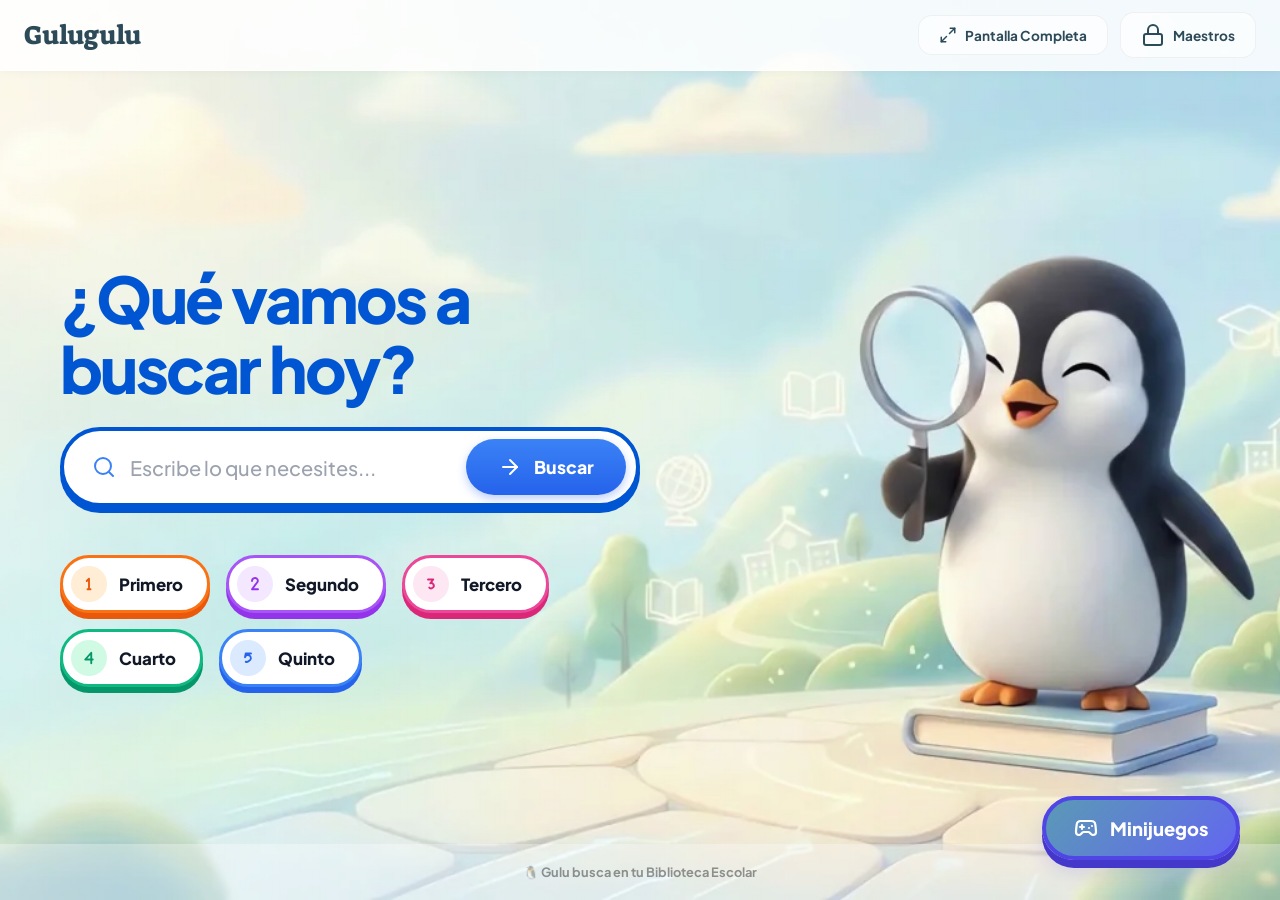
<file: templates/index.html>
<!DOCTYPE html>
<html lang="es">

<head>
    <meta charset="utf-8" />
    <meta name="viewport" content="width=device-width, initial-scale=1.0" />
    <title>Gulugulu</title>
    <link rel="icon" href="/static/images/icono.png" type="image/png">
    <link href="/static/css/fonts/plus-jakarta-sans.css" rel="stylesheet" />
    <link href="/static/css/fonts/suez-one.css" rel="stylesheet" />
    <script src="/static/js/lucide/lucide.js"></script>
    <script src="/static/js/fullscreen.js"></script>
    <style>
        /* ============ BASE ============ */
        *,
        *::before,
        *::after {
            box-sizing: border-box;
            margin: 0;
            padding: 0
        }

        :root {
            --gulu: #5A9AB5;
            --gulu-dark: #2C4A58;
            --gulu-l: #E8F4FA;
            --gulu-accent: #6366f1;
            --text-main: #1b351a;
            --card-glass: rgba(255, 255, 255, 0.65);
            --header-glass: rgba(255, 255, 255, 0.85);
        }

        body {
            font-family: 'Plus Jakarta Sans', sans-serif;
            background: #f8fbff;
            color: var(--text-main);
            overflow-x: hidden;
            min-height: 100vh;
        }
        @media(min-width: 1024px) {
            body.home-page {
                overflow: hidden; /* Avoids right scrollbar when suggestion box appears */
            }
        }

        a {
            text-decoration: none;
            color: inherit
        }

        .lucide {
            display: inline-block;
            vertical-align: middle;
            flex-shrink: 0;
        }



        /* ============ BACKGROUND ============ */
        .bg-container {
            position: fixed;
            inset: 0;
            z-index: -3;
            overflow: hidden;
        }

        .bg-webp {
            width: 100%;
            height: 100%;
            object-fit: cover;
            will-change: transform;
            transform: translateZ(0);
            backface-visibility: hidden;
        }

        .bg-blur-gradient {
            position: fixed;
            inset: 0;
            z-index: -2;
            background: linear-gradient(90deg, rgba(255, 255, 255, 0.4) 0%, rgba(255, 255, 255, 0.1) 40%, transparent 100%);
            pointer-events: none;
        }

        /* ============ HEADER ============ */
        .header {
            position: sticky;
            top: 0;
            z-index: 100;
            padding: 12px 24px;
            background: var(--header-glass);
            border-bottom: 1px solid rgba(255, 255, 255, 0.4);
            box-shadow: 0 2px 8px rgba(0, 0, 0, 0.03);
        }

        .header-inner {
            max-width: 1400px;
            margin: 0 auto;
            display: flex;
            align-items: center;
            justify-content: space-between
        }

        .logo {
            display: inline-flex;
            align-items: center;
            text-decoration: none;
            font-family: 'Suez One', serif;
            font-size: 1.65rem;
            font-weight: 400;
            color: var(--gulu-dark);
            line-height: 1;
            letter-spacing: 0;
            transition: opacity 0.15s ease;
        }

        .logo:hover {
            opacity: 0.9;
        }

        .logo span {
            font-family: 'Suez One', serif;
            font-size: inherit;
            color: inherit;
            letter-spacing: inherit;
        }

        .header-link {
            display: flex;
            align-items: center;
            gap: 8px;
            padding: 10px 20px;
            border-radius: 14px;
            font-size: .85rem;
            font-weight: 700;
            color: var(--gulu-dark);
            border: 1px solid rgba(0, 0, 0, 0.05);
            background: rgba(255, 255, 255, 0.6);
            transition: background 0.15s ease, border-color 0.15s ease;
        }

        .header-link:hover {
            background: #fff;
            border-color: var(--gulu);
        }

        /* ============ HERO SECTION ============ */
        .hero {
            position: relative;
            z-index: 1;
            display: grid;
            grid-template-columns: 1fr 1fr;
            min-height: calc(100vh - 72px);
            max-width: 1400px;
            margin: 0 auto;
            padding: 40px 60px
        }

        .hero-content {
            display: flex;
            flex-direction: column;
            justify-content: center;
            align-items: flex-start;
            text-align: left;
            gap: 24px;
        }

        .badge {
            display: inline-flex;
            align-items: center;
            gap: 12px;
            padding: 10px 22px;
            border-radius: 999px;
            font-size: .95rem;
            font-weight: 800;
            color: #111827;
            background: #fff;
            border: none;
            box-shadow: 0 4px 12px rgba(0, 0, 0, 0.06);
            margin-bottom: 30px;
        }

        .badge .dot {
            width: 12px;
            height: 12px;
            border-radius: 50%;
            background: #3B82F6;
            box-shadow: 0 0 8px #3B82F6;
        }

        /* Split text title */
        .hero-title {
            color: #0056D2;
            font-size: clamp(2.8rem, 5vw, 4.2rem);
            font-weight: 800;
            line-height: 1.1;
            letter-spacing: -0.04em;
        }

        /* ============ SEARCH BAR ============ */
        .search-wrapper {
            position: relative;
            width: 100%;
            max-width: 650px;
            z-index: 10;
        }

        .search-bar {
            display: flex;
            align-items: center;
            height: 80px;
            padding: 8px 10px 8px 28px;
            border-radius: 50px;
            background: #fff;
            border: 4px solid #0056D2;
            box-shadow: 0 6px 0 #0056D2;
            transition: transform 0.1s ease, box-shadow 0.1s ease;
            margin-bottom: 24px;
        }

        .search-bar:focus-within {
            transform: translateY(2px);
            box-shadow: 0 4px 0 #0056D2;
        }

        .search-bar .icon {
            color: #3B82F6;
            margin-right: 14px;
            display: inline-flex;
            align-items: center;
            justify-content: center;
        }

        .search-bar input {
            flex: 1;
            background: transparent;
            border: none;
            outline: none;
            color: var(--text-main);
            font-size: 1.25rem;
            font-weight: 500;
            font-family: inherit
        }

        .search-bar input::placeholder {
            color: #9CA3AF;
            font-weight: 500;
        }

        .search-btn {
            display: flex;
            align-items: center;
            justify-content: center;
            gap: 12px;
            height: 56px;
            padding: 0 32px;
            border-radius: 40px;
            border: none;
            cursor: pointer;
            font-family: inherit;
            font-weight: 800;
            font-size: 1.1rem;
            color: #fff;
            background: linear-gradient(180deg, #3B82F6 0%, #2563EB 100%);
            box-shadow: 0 4px 10px rgba(37, 99, 235, 0.3);
            transition: transform 0.1s ease;
        }

        .search-btn:hover {
            transform: scale(1.02);
        }

        .search-btn:active {
            transform: scale(.96)
        }

        /* Autocomplete */
        .autocomplete {
            position: absolute;
            top: calc(100% + 4px);
            left: 0;
            right: 0;
            background: #ffffff;
            border: 2px solid #0056D2;
            border-radius: 12px;
            box-shadow: 0 10px 25px rgba(0, 0, 0, 0.1);
            overflow: hidden;
            display: none;
            z-index: 1000;
            padding: 4px;
        }

        .autocomplete.show {
            display: block;
        }

        .ac-item {
            display: flex;
            align-items: center;
            gap: 12px;
            padding: 10px 16px;
            cursor: pointer;
            border-radius: 8px;
            margin-bottom: 2px;
            background: #ffffff;
            transition: background 0.1s;
        }
        
        .ac-item:last-child {
            margin-bottom: 0;
        }

        .ac-item:hover {
            background: #f0f7ff;
        }

        .ac-item .ac-icon {
            display: flex;
            align-items: center;
            justify-content: center;
            width: 32px;
            height: 32px;
            border-radius: 8px;
            background: #eff6ff;
            color: #0056D2;
        }

        .ac-item .ac-text {
            font-size: 1rem;
            font-weight: 600;
            color: #111827;
            white-space: nowrap;
            overflow: hidden;
            text-overflow: ellipsis;
            flex: 1;
        }

        /* ============ CATEGORIES ============ */
        .categories {
            display: flex;
            flex-wrap: wrap;
            gap: 16px;
            justify-content: flex-start;
            max-width: 700px;
            padding-bottom: 20px;
        }

        .cat-pill {
            display: flex;
            align-items: center;
            gap: 12px;
            padding: 8px 24px 8px 8px;
            border-radius: 40px;
            font-size: 1.05rem;
            font-weight: 800;
            color: #111827;
            background: #ffffff;
            border: 3px solid transparent;
            cursor: pointer;
            transition: transform 0.1s ease;
            position: relative;
        }

        .cat-pill:hover {
            transform: translateY(-3px);
        }

        .cat-pill:active {
            transform: translateY(2px) scale(0.98) !important;
        }

        .cat-pill .pill-icon {
            width: 36px;
            height: 36px;
            border-radius: 50%;
            display: flex;
            align-items: center;
            justify-content: center;
            font-size: 20px;
        }

        /* Primero */
        .cat-pill[data-cat="primero"] {
            border-color: #F97316;
            box-shadow: 0 6px 0 #EA580C;
        }

        .cat-pill[data-cat="primero"] .pill-icon {
            background: #FFEDD5;
            color: #EA580C;
        }

        /* Segundo */
        .cat-pill[data-cat="segundo"] {
            border-color: #A855F7;
            box-shadow: 0 6px 0 #9333EA;
        }

        .cat-pill[data-cat="segundo"] .pill-icon {
            background: #F3E8FF;
            color: #9333EA;
        }

        /* Tercero */
        .cat-pill[data-cat="tercero"] {
            border-color: #EC4899;
            box-shadow: 0 6px 0 #DB2777;
        }

        .cat-pill[data-cat="tercero"] .pill-icon {
            background: #FCE7F3;
            color: #DB2777;
        }

        /* Cuarto */
        .cat-pill[data-cat="cuarto"] {
            border-color: #10B981;
            box-shadow: 0 6px 0 #059669;
        }

        .cat-pill[data-cat="cuarto"] .pill-icon {
            background: #D1FAE5;
            color: #059669;
        }

        /* Quinto */
        .cat-pill[data-cat="quinto"] {
            border-color: #3B82F6;
            box-shadow: 0 6px 0 #2563EB;
        }

        .cat-pill[data-cat="quinto"] .pill-icon {
            background: #DBEAFE;
            color: #2563EB;
        }

        /* ============ FOOTER ============ */
        .footer {
            position: fixed;
            bottom: 0;
            width: 100%;
            z-index: 10;
            text-align: center;
            padding: 20px;
            color: rgba(0, 0, 0, 0.4);
            font-size: .8rem;
            font-weight: 700;
            background: rgba(255, 255, 255, 0.3);
        }

        /* ============ RESPONSIVE ============ */
        @media(max-width:1024px) {
            .hero {
                grid-template-columns: 1fr;
                padding: 40px 24px;
                text-align: center;
                min-height: auto;
                padding-bottom: 100px;
            }
            .hero-content {
                align-items: center;
                text-align: center;
            }
            .bg-blur-gradient {
                background: rgba(255, 255, 255, 0.6);
            }
            .categories {
                justify-content: center;
            }
            .hero-title .word {
                margin: 0 8px;
            }
        }

        @media(max-width: 768px) {
            .header-inner {
                flex-direction: column;
                gap: 12px;
            }
            .hero-title {
                font-size: 2.2rem;
            }
            .search-bar {
                height: 60px;
                padding: 6px 6px 6px 16px;
                border-width: 3px;
                box-shadow: 0 4px 0 #0056D2;
            }
            .search-bar .icon {
                font-size: 24px;
                margin-right: 8px;
            }
            .search-bar input {
                font-size: 1rem;
            }
            .search-btn {
                height: 44px;
                padding: 0 16px;
                font-size: 0.95rem;
            }
            .cat-pill {
                padding: 6px 16px 6px 6px;
                font-size: 0.9rem;
            }
            .cat-pill .pill-icon {
                width: 28px;
                height: 28px;
                font-size: 16px;
            }
            .footer {
                font-size: 0.75rem;
                padding: 10px;
            }
            .hide-mobile {
                display: none;
            }
        }

        /* ============ MINIGAMES BUTTON ============ */
        .minigames-floating {
            position: fixed;
            bottom: 40px;
            right: 40px;
            z-index: 100;
        }

        .minigames-btn {
            display: flex;
            align-items: center;
            justify-content: center;
            gap: 12px;
            padding: 16px 28px;
            border-radius: 50px;
            background: linear-gradient(135deg, var(--gulu) 0%, var(--gulu-accent) 100%);
            color: white;
            font-family: inherit;
            font-weight: 800;
            font-size: 1.15rem;
            text-decoration: none;
            border: 4px solid #4F46E5;
            box-shadow: 0 8px 0 #4338CA, 0 12px 20px rgba(99, 102, 241, 0.2);
            transition: transform 0.1s ease;
            cursor: pointer;
            white-space: nowrap;
        }

        .minigames-btn .lucide {
            stroke-width: 2.2;
        }

        .minigames-btn:hover {
            transform: translateY(-3px);
        }

        .minigames-btn:active {
            transform: translateY(4px) scale(0.98);
            box-shadow: 0 4px 0 #4338CA, 0 5px 10px rgba(99, 102, 241, 0.15);
        }

        @media (max-width: 768px) {
            .minigames-floating {
                bottom: 24px;
                right: 24px;
            }
            .minigames-btn {
                padding: 12px 20px;
                font-size: 1rem;
            }
        }
    </style>
</head>

<body>



    <!-- Animated background -->
    <div class="bg-container" style="background: #f0f4f8;"><img src="/static/videos/fondo.webp" alt="" class="bg-webp" aria-hidden="true" loading="eager" /></div>

    <!-- Blur/Contrast overlay to ensure readability -->
    <div class="bg-blur-gradient"></div>

    <!-- Header -->
    <header class="header">
        <div class="header-inner">
            <a href="/" class="logo">
                <span>Gulugulu</span>
            </a>
            <div style="display: flex; gap: 12px; align-items: center;">
                <button onclick="toggleFullScreen()" class="header-link" style="cursor: pointer; font-family: inherit;">
                    <span id="fullscreenIcon" data-lucide="maximize-2" data-size="18" data-stroke-width="2"></span>
                    <span id="fullscreenText" class="hide-mobile">Pantalla Completa</span>
                </button>
                <a href="/admin" class="header-link">
                    <span data-lucide="lock" data-size="16" data-stroke-width="2"></span>
                    Maestros
                </a>
            </div>
        </div>
    </header>

    <!-- Hero -->
    <main class="hero">
        <div class="hero-content">



            <!-- Split Text Title -->
            <h1 class="hero-title" id="heroTitle">
                ¿Qué vamos a buscar hoy?
            </h1>

            <!-- Search -->
            <form action="/results" method="GET" class="search-wrapper" id="searchWrapper">
                <div class="search-bar" id="searchBar">
                    <span class="icon" data-lucide="search" data-size="28" data-stroke-width="2"></span>
                    <input type="text" name="q" id="searchInput" placeholder="Escribe lo que necesites..."
                        autocomplete="off" />
                    <button type="submit" class="search-btn" id="searchBtn">
                        <span data-lucide="arrow-right" data-size="18" data-stroke-width="2"></span>
                        Buscar
                    </button>
                </div>
                <div class="autocomplete" id="acDropdown"></div>
            </form>

            <!-- Categories -->
            <div class="categories" id="cats">
                <a href="/results?grade=Primero" class="cat-pill" data-cat="primero">
                    <div class="pill-icon"><span data-lucide="1" data-size="18" data-stroke-width="2.5">1</span></div>
                    Primero
                </a>
                <a href="/results?grade=Segundo" class="cat-pill" data-cat="segundo">
                    <div class="pill-icon"><span data-lucide="2" data-size="18" data-stroke-width="2.5">2</span></div>
                    Segundo
                </a>
                <a href="/results?grade=Tercero" class="cat-pill" data-cat="tercero">
                    <div class="pill-icon"><span data-lucide="3" data-size="18" data-stroke-width="2.5">3</span></div>
                    Tercero
                </a>
                <a href="/results?grade=Cuarto" class="cat-pill" data-cat="cuarto">
                    <div class="pill-icon"><span data-lucide="4" data-size="18" data-stroke-width="2.5">4</span></div>
                    Cuarto
                </a>
                <a href="/results?grade=Quinto" class="cat-pill" data-cat="quinto">
                    <div class="pill-icon"><span data-lucide="5" data-size="18" data-stroke-width="2.5">5</span></div>
                    Quinto
                </a>
            </div>
        </div>
        <!-- Empty Right Side to show video mascot -->
        <div class="hero-mascot-space"></div>
    </main>

    <!-- Minigames floating button -->
    <div class="minigames-floating">
        <a href="/minijuegos" class="minigames-btn">
            <span data-lucide="gamepad-2" data-size="24" data-stroke-width="2"></span>
            Minijuegos
        </a>
    </div>

    <div class="footer">🐧 Gulu busca en tu Biblioteca Escolar</div>

    <script>
        (function() {
            const searchInput = document.getElementById('searchInput');
            const searchForm = document.getElementById('searchWrapper');
            const acDropdown = document.getElementById('acDropdown');

            if (!searchInput || !acDropdown) return;

            let debounce;
            window.pickSuggestion = (name) => {
                const targetInput = document.getElementById('searchInput');
                const targetDropdown = document.getElementById('acDropdown');
                if (targetInput) {
                    targetInput.value = name.substring(0, name.lastIndexOf('.')) || name;
                }
                if (targetDropdown) {
                    targetDropdown.classList.remove('show');
                }
                const queryVal = targetInput ? targetInput.value : name;
                const searchUrl = `/results?q=${encodeURIComponent(queryVal)}`;
                if (typeof navigateSpa === 'function') {
                    navigateSpa(searchUrl);
                } else {
                    window.location.href = searchUrl;
                }
            };

            searchInput.addEventListener('input', (e) => {
                clearTimeout(debounce);
                const q = e.target.value.trim();
                if (q.length < 2) { acDropdown.classList.remove('show'); acDropdown.innerHTML = ''; return; }

                debounce = setTimeout(async () => {
                    try {
                        const r = await fetch(`/autocomplete?q=${encodeURIComponent(q)}`);
                        const items = await r.json();
                        if (!items.length) { acDropdown.classList.remove('show'); return; }
                        acDropdown.innerHTML = items.slice(0, 3).map(s =>
                            `<div class="ac-item" onclick="pickSuggestion('${s.replace(/'/g, "\\'")}')">
                                <div class="ac-icon"><span data-lucide="search" data-size="20" data-stroke-width="2"></span></div>
                                <span class="ac-text">${s}</span>
                            </div>`
                        ).join('');
                        if (window.lucide && typeof window.lucide.createIcons === 'function') {
                            window.lucide.createIcons(acDropdown);
                        }
                        acDropdown.classList.add('show');
                    } catch (e) { acDropdown.classList.remove('show'); }
                }, 100);
            });

            if (!window._guluDocumentClickListenerAdded) {
                document.addEventListener('click', e => {
                    const activeDropdown = document.getElementById('acDropdown');
                    if (activeDropdown && !e.target.closest('.search-wrapper')) {
                        activeDropdown.classList.remove('show');
                    }
                });
                window._guluDocumentClickListenerAdded = true;
            }

            if (searchForm) {
                searchForm.addEventListener('submit', function (e) {
                    if (!searchInput.value.trim()) { e.preventDefault(); }
                });
            }
        })();
    </script>
</body>
</html>
</file>
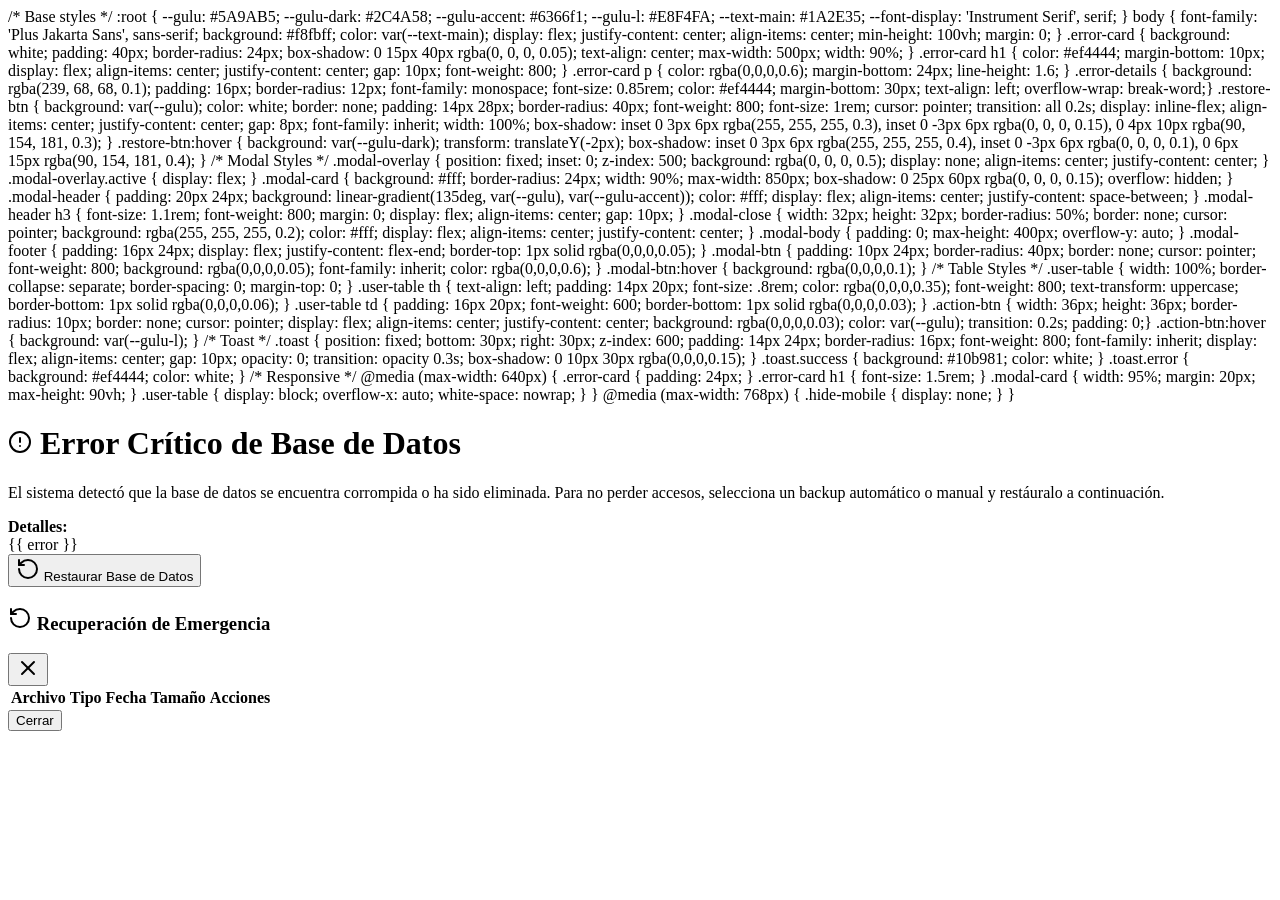
<file: templates/db_error.html>
<!DOCTYPE html>
<html lang="es">
<head>
    <meta charset="utf-8" />
    <meta name="viewport" content="width=device-width, initial-scale=1.0" />
    <title>Error de Base de Datos - Gulugulu</title>
    <link rel="icon" href="/static/images/icono.png" type="image/png">
    <link href="/static/css/fonts/plus-jakarta-sans.css" rel="stylesheet" />
    <link href="/static/css/fonts/suez-one.css" rel="stylesheet" />
    <script src="/static/js/lucide/lucide.js"></script>
    <script src="/static/js/fullscreen.js"></script>
        /* Base styles */
        :root {
            --gulu: #5A9AB5;
            --gulu-dark: #2C4A58;
            --gulu-accent: #6366f1;
            --gulu-l: #E8F4FA;
            --text-main: #1A2E35;
            --font-display: 'Instrument Serif', serif;
        }
        body { font-family: 'Plus Jakarta Sans', sans-serif; background: #f8fbff; color: var(--text-main); display: flex; justify-content: center; align-items: center; min-height: 100vh; margin: 0; }
        .error-card { background: white; padding: 40px; border-radius: 24px; box-shadow: 0 15px 40px rgba(0, 0, 0, 0.05); text-align: center; max-width: 500px; width: 90%; }
        .error-card h1 { color: #ef4444; margin-bottom: 10px; display: flex; align-items: center; justify-content: center; gap: 10px; font-weight: 800; }
        .error-card p { color: rgba(0,0,0,0.6); margin-bottom: 24px; line-height: 1.6; }
        .error-details { background: rgba(239, 68, 68, 0.1); padding: 16px; border-radius: 12px; font-family: monospace; font-size: 0.85rem; color: #ef4444; margin-bottom: 30px; text-align: left; overflow-wrap: break-word;}
        
        .restore-btn { background: var(--gulu); color: white; border: none; padding: 14px 28px; border-radius: 40px; font-weight: 800; font-size: 1rem; cursor: pointer; transition: all 0.2s; display: inline-flex; align-items: center; justify-content: center; gap: 8px; font-family: inherit; width: 100%; box-shadow: inset 0 3px 6px rgba(255, 255, 255, 0.3), inset 0 -3px 6px rgba(0, 0, 0, 0.15), 0 4px 10px rgba(90, 154, 181, 0.3); }
        .restore-btn:hover { background: var(--gulu-dark); transform: translateY(-2px); box-shadow: inset 0 3px 6px rgba(255, 255, 255, 0.4), inset 0 -3px 6px rgba(0, 0, 0, 0.1), 0 6px 15px rgba(90, 154, 181, 0.4); }
        
        /* Modal Styles */
        .modal-overlay { position: fixed; inset: 0; z-index: 500; background: rgba(0, 0, 0, 0.5); display: none; align-items: center; justify-content: center; }
        .modal-overlay.active { display: flex; }
        .modal-card { background: #fff; border-radius: 24px; width: 90%; max-width: 850px; box-shadow: 0 25px 60px rgba(0, 0, 0, 0.15); overflow: hidden; }
        .modal-header { padding: 20px 24px; background: linear-gradient(135deg, var(--gulu), var(--gulu-accent)); color: #fff; display: flex; align-items: center; justify-content: space-between; }
        .modal-header h3 { font-size: 1.1rem; font-weight: 800; margin: 0; display: flex; align-items: center; gap: 10px; }
        .modal-close { width: 32px; height: 32px; border-radius: 50%; border: none; cursor: pointer; background: rgba(255, 255, 255, 0.2); color: #fff; display: flex; align-items: center; justify-content: center; }
        .modal-body { padding: 0; max-height: 400px; overflow-y: auto; }
        .modal-footer { padding: 16px 24px; display: flex; justify-content: flex-end; border-top: 1px solid rgba(0,0,0,0.05); }
        .modal-btn { padding: 10px 24px; border-radius: 40px; border: none; cursor: pointer; font-weight: 800; background: rgba(0,0,0,0.05); font-family: inherit; color: rgba(0,0,0,0.6); }
        .modal-btn:hover { background: rgba(0,0,0,0.1); }
        
        /* Table Styles */
        .user-table { width: 100%; border-collapse: separate; border-spacing: 0; margin-top: 0; }
        .user-table th { text-align: left; padding: 14px 20px; font-size: .8rem; color: rgba(0,0,0,0.35); font-weight: 800; text-transform: uppercase; border-bottom: 1px solid rgba(0,0,0,0.06); }
        .user-table td { padding: 16px 20px; font-weight: 600; border-bottom: 1px solid rgba(0,0,0,0.03); }
        .action-btn { width: 36px; height: 36px; border-radius: 10px; border: none; cursor: pointer; display: flex; align-items: center; justify-content: center; background: rgba(0,0,0,0.03); color: var(--gulu); transition: 0.2s; padding: 0;}
        .action-btn:hover { background: var(--gulu-l); }
        
        /* Toast */
        .toast { position: fixed; bottom: 30px; right: 30px; z-index: 600; padding: 14px 24px; border-radius: 16px; font-weight: 800; font-family: inherit; display: flex; align-items: center; gap: 10px; opacity: 0; transition: opacity 0.3s; box-shadow: 0 10px 30px rgba(0,0,0,0.15); }
        .toast.success { background: #10b981; color: white; }
        .toast.error { background: #ef4444; color: white; }

        /* Responsive */
        @media (max-width: 640px) {
            .error-card { padding: 24px; }
            .error-card h1 { font-size: 1.5rem; }
            .modal-card { width: 95%; margin: 20px; max-height: 90vh; }
            .user-table { display: block; overflow-x: auto; white-space: nowrap; }
        }
    
        @media (max-width: 768px) {
            .hide-mobile {
                display: none;
            }
        }
</style>
    <script src="/static/js/fullscreen.js"></script>
</head>
<body>

    <div class="error-card">
        <h1><span data-lucide="alert-circle" data-size="32" data-stroke-width="2"></span> Error Crítico de Base de Datos</h1>
        <p>El sistema detectó que la base de datos se encuentra corrompida o ha sido eliminada. Para no perder accesos, selecciona un backup automático o manual y restáuralo a continuación.</p>
        <div class="error-details">
            <b>Detalles:</b><br>{{ error }}
        </div>
        <button class="restore-btn" onclick="openBackupModal()">
            <span data-lucide="rotate-ccw" data-size="20" data-stroke-width="2"></span>
            Restaurar Base de Datos
        </button>
    </div>

    <!-- Backup Modal -->
    <div class="modal-overlay" id="backupModal">
        <div class="modal-card">
            <div class="modal-header">
                <h3><span data-lucide="rotate-ccw" data-size="20" data-stroke-width="2"></span> Recuperación de Emergencia</h3>
                <button class="modal-close" onclick="closeBackupModal()">
                    <span data-lucide="x" data-size="18" data-stroke-width="2"></span>
                </button>
            </div>
            <div class="modal-body">
                <table class="user-table">
                    <thead>
                        <tr>
                            <th>Archivo</th>
                            <th>Tipo</th>
                            <th>Fecha</th>
                            <th>Tamaño</th>
                            <th style="text-align: right;">Acciones</th>
                        </tr>
                    </thead>
                    <tbody id="backupList">
                    </tbody>
                </table>
            </div>
            <div class="modal-footer">
                <button class="modal-btn" onclick="closeBackupModal()">Cerrar</button>
            </div>
        </div>
    </div>

    <script>
        function showToast(message, type = 'success') {
            const toast = document.createElement('div');
            toast.className = `toast ${type}`;
            toast.style.opacity = '1';
            const iconSvg = window.lucide ? window.lucide.createIcon(type === 'success' ? 'check-circle-2' : 'alert-circle', {size: 18, strokeWidth: 2}) : '';
            toast.innerHTML = `${iconSvg} ${message}`;
            document.body.appendChild(toast);
            setTimeout(() => { toast.style.opacity = '0'; setTimeout(() => toast.remove(), 300); }, 3000);
        }

        async function openBackupModal() {
            document.getElementById('backupModal').classList.add('active');
            const tbody = document.getElementById('backupList');
            tbody.innerHTML = '<tr><td colspan="4" style="text-align: center;">Cargando backups...</td></tr>';
            try {
                const r = await fetch('/admin/backup/list');
                const d = await r.json();
                if (d.success) {
                    tbody.innerHTML = '';
                    if (d.backups.length === 0) {
                        tbody.innerHTML = '<tr><td colspan="4" style="text-align: center;">No hay backups disponibles en la carpeta de seguridad</td></tr>';
                        return;
                    }
                    d.backups.forEach(b => {
                        const tr = document.createElement('tr');
                        tr.innerHTML = `
                            <td>${b.filename}</td>
                            <td><span style="display: inline-flex; align-items: center; gap: 6px; padding: 4px 12px; border-radius: 20px; background:${b.type === 'Base de Datos' ? 'rgba(99, 102, 241, 0.1)' : 'rgba(16, 185, 129, 0.1)'}; color:${b.type === 'Base de Datos' ? 'var(--gulu-accent)' : '#10b981'}; font-size: .8rem; font-weight: 800;">${b.type}</span></td>
                            <td>${b.date}</td>
                            <td>${b.size}</td>
                            <td style="text-align: right; display: flex; justify-content: flex-end;">
                                <button class="action-btn" onclick="restoreBackup('${b.filename}')" title="Restaurar este backup">
                                    <span data-lucide="rotate-ccw" data-size="16"></span>
                                </button>
                            </td>
                        `;
                        tbody.appendChild(tr);
                    });
                    if (window.lucide) window.lucide.createIcons(tbody);
                } else {
                    tbody.innerHTML = `<tr><td colspan="4" style="text-align: center; color: red;">Error: ${d.error}</td></tr>`;
                }
            } catch (e) {
                tbody.innerHTML = '<tr><td colspan="4" style="text-align: center; color: red;">Error de red al obtener backups</td></tr>';
            }
        }

        function closeBackupModal() {
            document.getElementById('backupModal').classList.remove('active');
        }

        async function restoreBackup(filename) {
            if (!confirm(`¿Estás seguro de restaurar el backup de emergencia "${filename}"? Todo regresará al estado de este archivo.`)) return;
            try {
                showToast('Restaurando base de datos...', 'success');
                const fd = new FormData();
                fd.append('filename', filename);
                const r = await fetch('/admin/backup/restore', { method: 'POST', body: fd });
                const d = await r.json();
                if (d.success) {
                    showToast('Base de datos restaurada correctamente. Redirigiendo...', 'success');
                    setTimeout(() => window.location.href = '/', 1500);
                } else {
                    showToast(d.error || 'Error al restaurar', 'error');
                }
            } catch (e) {
                showToast('Error de red', 'error');
            }
        }
    </script>
</body>
</html>
</file>
<file: static/css/fonts/plus-jakarta-sans.css>
/* cyrillic-ext */
@font-face {
  font-family: 'Plus Jakarta Sans';
  font-style: normal;
  font-weight: 400;
  font-display: swap;
  src: url(plus-jakarta-sans-cyrillic-ext.woff2) format('woff2');
  unicode-range: U+0460-052F, U+1C80-1C8A, U+20B4, U+2DE0-2DFF, U+A640-A69F, U+FE2E-FE2F;
}
/* vietnamese */
@font-face {
  font-family: 'Plus Jakarta Sans';
  font-style: normal;
  font-weight: 400;
  font-display: swap;
  src: url(plus-jakarta-sans-vietnamese.woff2) format('woff2');
  unicode-range: U+0102-0103, U+0110-0111, U+0128-0129, U+0168-0169, U+01A0-01A1, U+01AF-01B0, U+0300-0301, U+0303-0304, U+0308-0309, U+0323, U+0329, U+1EA0-1EF9, U+20AB;
}
/* latin-ext */
@font-face {
  font-family: 'Plus Jakarta Sans';
  font-style: normal;
  font-weight: 400;
  font-display: swap;
  src: url(plus-jakarta-sans-latin-ext.woff2) format('woff2');
  unicode-range: U+0100-02BA, U+02BD-02C5, U+02C7-02CC, U+02CE-02D7, U+02DD-02FF, U+0304, U+0308, U+0329, U+1D00-1DBF, U+1E00-1E9F, U+1EF2-1EFF, U+2020, U+20A0-20AB, U+20AD-20C0, U+2113, U+2C60-2C7F, U+A720-A7FF;
}
/* latin */
@font-face {
  font-family: 'Plus Jakarta Sans';
  font-style: normal;
  font-weight: 400;
  font-display: swap;
  src: url(plus-jakarta-sans-latin.woff2) format('woff2');
  unicode-range: U+0000-00FF, U+0131, U+0152-0153, U+02BB-02BC, U+02C6, U+02DA, U+02DC, U+0304, U+0308, U+0329, U+2000-206F, U+20AC, U+2122, U+2191, U+2193, U+2212, U+2215, U+FEFF, U+FFFD;
}
/* cyrillic-ext */
@font-face {
  font-family: 'Plus Jakarta Sans';
  font-style: normal;
  font-weight: 500;
  font-display: swap;
  src: url(plus-jakarta-sans-cyrillic-ext.woff2) format('woff2');
  unicode-range: U+0460-052F, U+1C80-1C8A, U+20B4, U+2DE0-2DFF, U+A640-A69F, U+FE2E-FE2F;
}
/* vietnamese */
@font-face {
  font-family: 'Plus Jakarta Sans';
  font-style: normal;
  font-weight: 500;
  font-display: swap;
  src: url(plus-jakarta-sans-vietnamese.woff2) format('woff2');
  unicode-range: U+0102-0103, U+0110-0111, U+0128-0129, U+0168-0169, U+01A0-01A1, U+01AF-01B0, U+0300-0301, U+0303-0304, U+0308-0309, U+0323, U+0329, U+1EA0-1EF9, U+20AB;
}
/* latin-ext */
@font-face {
  font-family: 'Plus Jakarta Sans';
  font-style: normal;
  font-weight: 500;
  font-display: swap;
  src: url(plus-jakarta-sans-latin-ext.woff2) format('woff2');
  unicode-range: U+0100-02BA, U+02BD-02C5, U+02C7-02CC, U+02CE-02D7, U+02DD-02FF, U+0304, U+0308, U+0329, U+1D00-1DBF, U+1E00-1E9F, U+1EF2-1EFF, U+2020, U+20A0-20AB, U+20AD-20C0, U+2113, U+2C60-2C7F, U+A720-A7FF;
}
/* latin */
@font-face {
  font-family: 'Plus Jakarta Sans';
  font-style: normal;
  font-weight: 500;
  font-display: swap;
  src: url(plus-jakarta-sans-latin.woff2) format('woff2');
  unicode-range: U+0000-00FF, U+0131, U+0152-0153, U+02BB-02BC, U+02C6, U+02DA, U+02DC, U+0304, U+0308, U+0329, U+2000-206F, U+20AC, U+2122, U+2191, U+2193, U+2212, U+2215, U+FEFF, U+FFFD;
}
/* cyrillic-ext */
@font-face {
  font-family: 'Plus Jakarta Sans';
  font-style: normal;
  font-weight: 600;
  font-display: swap;
  src: url(plus-jakarta-sans-cyrillic-ext.woff2) format('woff2');
  unicode-range: U+0460-052F, U+1C80-1C8A, U+20B4, U+2DE0-2DFF, U+A640-A69F, U+FE2E-FE2F;
}
/* vietnamese */
@font-face {
  font-family: 'Plus Jakarta Sans';
  font-style: normal;
  font-weight: 600;
  font-display: swap;
  src: url(plus-jakarta-sans-vietnamese.woff2) format('woff2');
  unicode-range: U+0102-0103, U+0110-0111, U+0128-0129, U+0168-0169, U+01A0-01A1, U+01AF-01B0, U+0300-0301, U+0303-0304, U+0308-0309, U+0323, U+0329, U+1EA0-1EF9, U+20AB;
}
/* latin-ext */
@font-face {
  font-family: 'Plus Jakarta Sans';
  font-style: normal;
  font-weight: 600;
  font-display: swap;
  src: url(plus-jakarta-sans-latin-ext.woff2) format('woff2');
  unicode-range: U+0100-02BA, U+02BD-02C5, U+02C7-02CC, U+02CE-02D7, U+02DD-02FF, U+0304, U+0308, U+0329, U+1D00-1DBF, U+1E00-1E9F, U+1EF2-1EFF, U+2020, U+20A0-20AB, U+20AD-20C0, U+2113, U+2C60-2C7F, U+A720-A7FF;
}
/* latin */
@font-face {
  font-family: 'Plus Jakarta Sans';
  font-style: normal;
  font-weight: 600;
  font-display: swap;
  src: url(plus-jakarta-sans-latin.woff2) format('woff2');
  unicode-range: U+0000-00FF, U+0131, U+0152-0153, U+02BB-02BC, U+02C6, U+02DA, U+02DC, U+0304, U+0308, U+0329, U+2000-206F, U+20AC, U+2122, U+2191, U+2193, U+2212, U+2215, U+FEFF, U+FFFD;
}
/* cyrillic-ext */
@font-face {
  font-family: 'Plus Jakarta Sans';
  font-style: normal;
  font-weight: 700;
  font-display: swap;
  src: url(plus-jakarta-sans-cyrillic-ext.woff2) format('woff2');
  unicode-range: U+0460-052F, U+1C80-1C8A, U+20B4, U+2DE0-2DFF, U+A640-A69F, U+FE2E-FE2F;
}
/* vietnamese */
@font-face {
  font-family: 'Plus Jakarta Sans';
  font-style: normal;
  font-weight: 700;
  font-display: swap;
  src: url(plus-jakarta-sans-vietnamese.woff2) format('woff2');
  unicode-range: U+0102-0103, U+0110-0111, U+0128-0129, U+0168-0169, U+01A0-01A1, U+01AF-01B0, U+0300-0301, U+0303-0304, U+0308-0309, U+0323, U+0329, U+1EA0-1EF9, U+20AB;
}
/* latin-ext */
@font-face {
  font-family: 'Plus Jakarta Sans';
  font-style: normal;
  font-weight: 700;
  font-display: swap;
  src: url(plus-jakarta-sans-latin-ext.woff2) format('woff2');
  unicode-range: U+0100-02BA, U+02BD-02C5, U+02C7-02CC, U+02CE-02D7, U+02DD-02FF, U+0304, U+0308, U+0329, U+1D00-1DBF, U+1E00-1E9F, U+1EF2-1EFF, U+2020, U+20A0-20AB, U+20AD-20C0, U+2113, U+2C60-2C7F, U+A720-A7FF;
}
/* latin */
@font-face {
  font-family: 'Plus Jakarta Sans';
  font-style: normal;
  font-weight: 700;
  font-display: swap;
  src: url(plus-jakarta-sans-latin.woff2) format('woff2');
  unicode-range: U+0000-00FF, U+0131, U+0152-0153, U+02BB-02BC, U+02C6, U+02DA, U+02DC, U+0304, U+0308, U+0329, U+2000-206F, U+20AC, U+2122, U+2191, U+2193, U+2212, U+2215, U+FEFF, U+FFFD;
}
/* cyrillic-ext */
@font-face {
  font-family: 'Plus Jakarta Sans';
  font-style: normal;
  font-weight: 800;
  font-display: swap;
  src: url(plus-jakarta-sans-cyrillic-ext.woff2) format('woff2');
  unicode-range: U+0460-052F, U+1C80-1C8A, U+20B4, U+2DE0-2DFF, U+A640-A69F, U+FE2E-FE2F;
}
/* vietnamese */
@font-face {
  font-family: 'Plus Jakarta Sans';
  font-style: normal;
  font-weight: 800;
  font-display: swap;
  src: url(plus-jakarta-sans-vietnamese.woff2) format('woff2');
  unicode-range: U+0102-0103, U+0110-0111, U+0128-0129, U+0168-0169, U+01A0-01A1, U+01AF-01B0, U+0300-0301, U+0303-0304, U+0308-0309, U+0323, U+0329, U+1EA0-1EF9, U+20AB;
}
/* latin-ext */
@font-face {
  font-family: 'Plus Jakarta Sans';
  font-style: normal;
  font-weight: 800;
  font-display: swap;
  src: url(plus-jakarta-sans-latin-ext.woff2) format('woff2');
  unicode-range: U+0100-02BA, U+02BD-02C5, U+02C7-02CC, U+02CE-02D7, U+02DD-02FF, U+0304, U+0308, U+0329, U+1D00-1DBF, U+1E00-1E9F, U+1EF2-1EFF, U+2020, U+20A0-20AB, U+20AD-20C0, U+2113, U+2C60-2C7F, U+A720-A7FF;
}
/* latin */
@font-face {
  font-family: 'Plus Jakarta Sans';
  font-style: normal;
  font-weight: 800;
  font-display: swap;
  src: url(plus-jakarta-sans-latin.woff2) format('woff2');
  unicode-range: U+0000-00FF, U+0131, U+0152-0153, U+02BB-02BC, U+02C6, U+02DA, U+02DC, U+0304, U+0308, U+0329, U+2000-206F, U+20AC, U+2122, U+2191, U+2193, U+2212, U+2215, U+FEFF, U+FFFD;
}
</file>
<file: static/css/fonts/suez-one.css>
/* Suez One - Local font for offline use */
/* Source: Google Fonts - https://fonts.google.com/specimen/Suez+One */
/* License: SIL Open Font License 1.1 */

@font-face {
    font-family: 'Suez One';
    font-style: normal;
    font-weight: 400;
    font-display: swap;
    src: url('suez-one.woff2') format('woff2'),
         url('suez-one.woff2') format('truetype');
}
</file>
